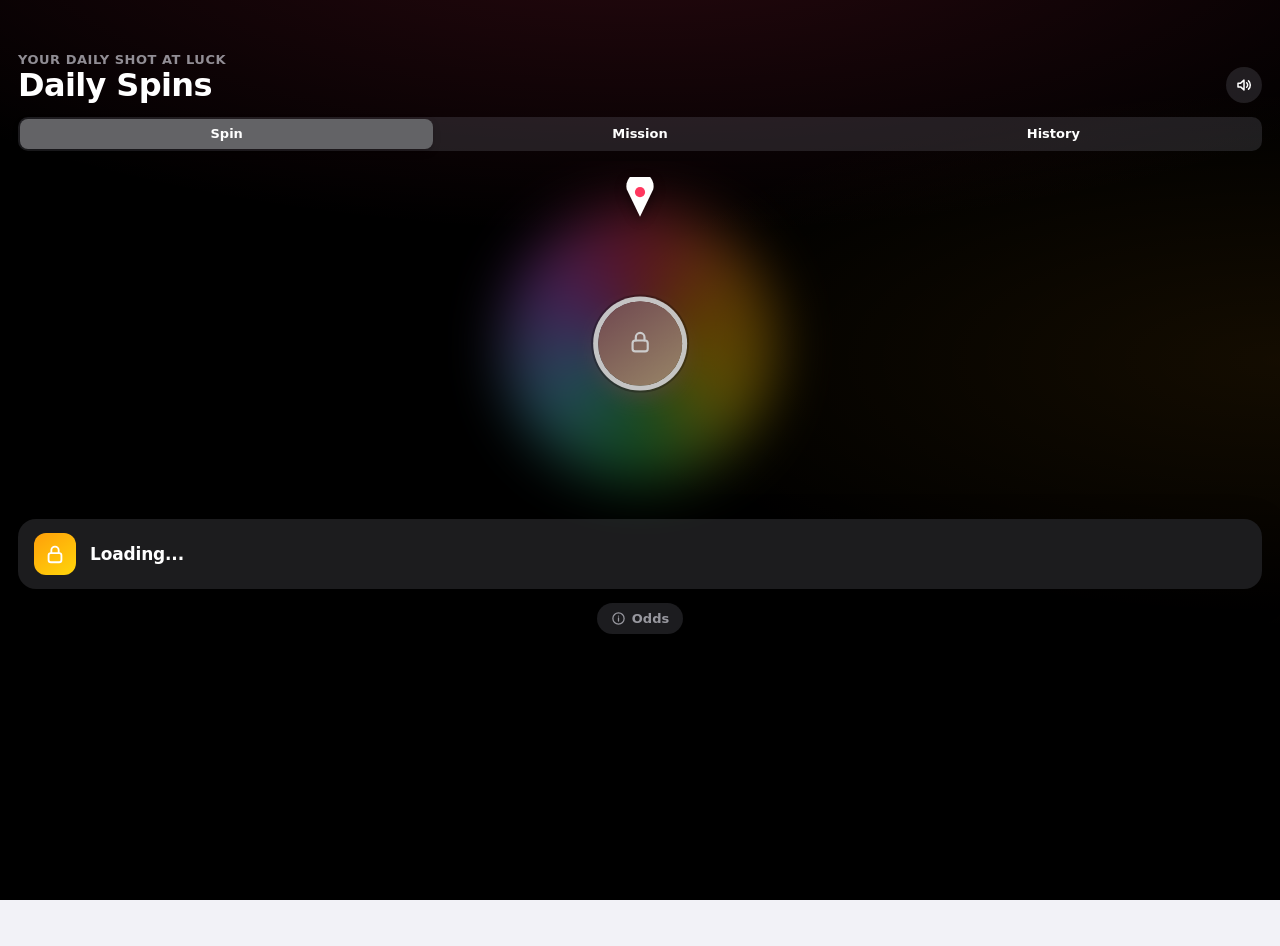
<file: ui/index.html>
<!doctype html>
<html lang="en">
<head>
    <meta charset="utf-8">
    <meta name="viewport" content="width=device-width, initial-scale=1">
    <title>Daily Spins</title>
    <link rel="stylesheet" href="style.css">
</head>
<body class="dark">
    <div id="app" class="app">
        <header class="top">
            <div class="title-row">
                <div>
                    <p class="eyebrow" data-i18n="subtitle">Your daily shot at luck</p>
                    <h1>Daily Spins</h1>
                </div>
                <button id="soundBtn" class="icon-btn" aria-label="Sound"></button>
            </div>
            <nav class="segmented" id="tabs">
                <span class="seg-thumb"></span>
                <button data-tab="spin" class="active" data-i18n="tab_spin">Spin</button>
                <button data-tab="mission"><span data-i18n="tab_mission">Mission</span><i class="badge-dot"></i></button>
                <button data-tab="history" data-i18n="tab_history">History</button>
            </nav>
        </header>

        <main class="views">
            <!-- Wheel -->
            <section class="view active" id="view-spin">
                <div class="wheel-stage" id="wheelStage">
                    <div class="wheel-glow"></div>
                    <div class="pointer" id="pointer">
                        <svg viewBox="0 0 40 48"><path d="M20 46 4.5 14A16 16 0 1 1 35.5 14z"/><circle cx="20" cy="17" r="6"/></svg>
                    </div>
                    <svg id="wheel" class="wheel" viewBox="0 0 300 300" aria-hidden="true"></svg>
                    <button id="spinBtn" class="hub" disabled>
                        <span class="hub-label" id="hubLabel">SPIN</span>
                    </button>
                </div>

                <div class="card status" id="statusCard">
                    <div class="status-icon" id="statusIcon"></div>
                    <div class="status-text">
                        <span class="status-caption" id="statusCaption"></span>
                        <span class="status-value" id="statusValue"></span>
                    </div>
                </div>

                <button class="chip-btn" id="chancesBtn" hidden>
                    <span class="ico" data-icon="info"></span><span data-i18n="chances">Odds</span>
                </button>
            </section>

            <!-- Mission -->
            <section class="view" id="view-mission">
                <div id="missionContent"></div>
            </section>

            <!-- History -->
            <section class="view" id="view-history">
                <div class="stats">
                    <div class="stat"><span class="stat-value" id="statSpins">0</span><span class="stat-label" data-i18n="stats_spins">Spins</span></div>
                    <div class="stat"><span class="stat-value" id="statEarned">$0</span><span class="stat-label" data-i18n="stats_earned">Earned</span></div>
                    <div class="stat"><span class="stat-value" id="statMissions">0</span><span class="stat-label" data-i18n="stats_missions">Missions</span></div>
                </div>
                <div class="card list" id="historyList"></div>
            </section>
        </main>

        <div class="sheet-backdrop" id="sheetBackdrop">
            <div class="sheet" id="sheet"></div>
        </div>
        <div class="toast" id="toast"></div>
        <canvas id="confetti"></canvas>
    </div>

    <script src="sounds.js"></script>
    <script src="app.js"></script>
</body>
</html>
</file>
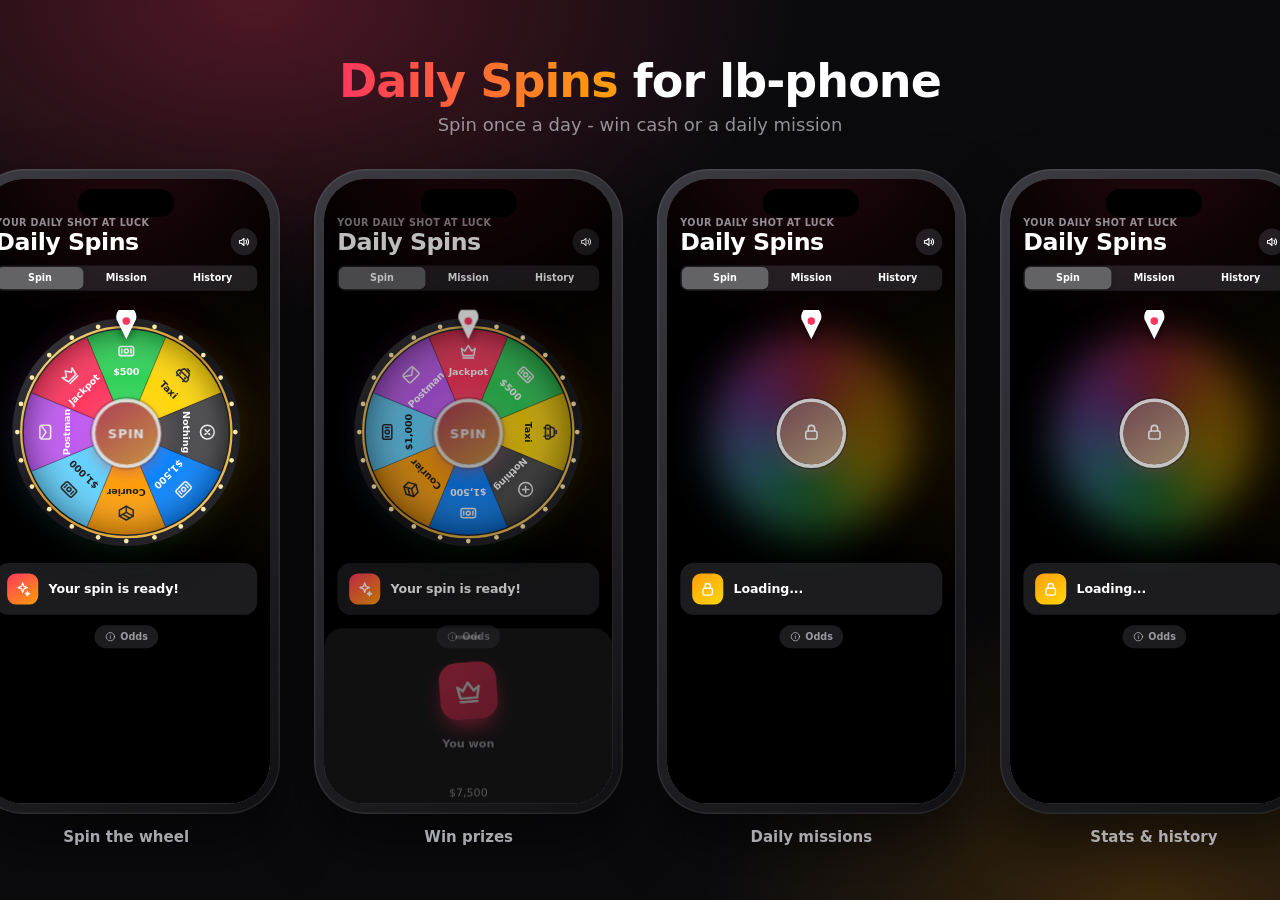
<file: docs/showcase.html>
<!doctype html>
<!--
    Renders the README preview images from the app's demo mode.
    Example (Chrome):
    chrome --headless=new --allow-file-access-from-files --hide-scrollbars --window-size=1800,1060
           --virtual-time-budget=4000 --screenshot=docs/showcase.png docs/showcase.html
    Use ?set=light for the light-mode row.
-->
<html lang="en">
<head>
    <meta charset="utf-8">
    <title>Daily Spins - Showcase</title>
    <style>
        * { box-sizing: border-box; margin: 0; padding: 0; }
        html, body { width: 100%; height: 100%; }
        body {
            font-family: -apple-system, BlinkMacSystemFont, "Segoe UI", Inter, system-ui, sans-serif;
            color: #fff;
            background:
                radial-gradient(60% 50% at 20% 0%, rgba(255, 55, 95, 0.28), transparent 70%),
                radial-gradient(50% 50% at 90% 100%, rgba(255, 159, 10, 0.2), transparent 70%),
                #0b0b0e;
            display: flex; flex-direction: column; align-items: center; justify-content: center;
            gap: 34px;
            overflow: hidden;
        }
        header { text-align: center; }
        h1 { font-size: 46px; font-weight: 900; letter-spacing: -0.02em; }
        h1 span { background: linear-gradient(90deg, #ff375f, #ff9f0a); -webkit-background-clip: text; background-clip: text; color: transparent; }
        header p { margin-top: 6px; font-size: 18px; color: rgba(235, 235, 245, 0.6); }
        .row { display: flex; gap: 34px; }
        figure { display: flex; flex-direction: column; align-items: center; gap: 14px; }
        .phone {
            width: calc(390px * var(--s) + 20px);
            height: calc(844px * var(--s) + 20px);
            padding: 10px;
            border-radius: 52px;
            background: linear-gradient(145deg, #3a3a40, #121215);
            box-shadow: 0 30px 60px rgba(0, 0, 0, 0.55), inset 0 0 0 1.5px rgba(255, 255, 255, 0.08);
        }
        .screen {
            position: relative;
            width: calc(390px * var(--s));
            height: calc(844px * var(--s));
            border-radius: 42px;
            overflow: hidden;
            background: #000;
        }
        .screen iframe {
            width: 390px; height: 844px; border: 0;
            transform: scale(var(--s)); transform-origin: 0 0;
        }
        .island {
            position: absolute; z-index: 2; top: 10px; left: 50%;
            width: 96px; height: 28px; margin-left: -48px;
            border-radius: 20px; background: #000;
        }
        figcaption { font-size: 15px; font-weight: 600; color: rgba(235, 235, 245, 0.7); }
    </style>
</head>
<body style="--s: 0.74">
    <header>
        <h1><span>Daily Spins</span> for lb-phone</h1>
        <p>Spin once a day - win cash or a daily mission</p>
    </header>
    <div class="row" id="row"></div>
    <script>
        const sets = {
            dark: [
                ['view=spin', 'Spin the wheel'],
                ['view=spin&result=jackpot', 'Win prizes'],
                ['view=mission', 'Daily missions'],
                ['view=history', 'Stats & history'],
            ],
            light: [
                ['view=spin&cooldown=1&theme=light', 'Daily cooldown'],
                ['view=spin&result=mission&theme=light', 'Mission prize'],
                ['view=mission&theme=light', 'Light mode'],
                ['view=history&theme=light', 'Follows the phone theme'],
            ],
        };
        const set = new URLSearchParams(location.search).get('set') || 'dark';
        document.getElementById('row').innerHTML = sets[set].map(([query, caption]) => `
            <figure>
                <div class="phone"><div class="screen"><div class="island"></div>
                    <iframe src="../ui/index.html?${query}&still=1"></iframe>
                </div></div>
                <figcaption>${caption}</figcaption>
            </figure>`).join('');
    </script>
</body>
</html>
</file>
<file: ui/style.css>
:root {
    --base: #f2f2f7;
    --surface: #ffffff;
    --elevated: #ffffff;
    --control: rgba(118, 118, 128, 0.12);
    --label: #000000;
    --label-2: rgba(60, 60, 67, 0.6);
    --label-3: rgba(60, 60, 67, 0.3);
    --hairline: rgba(60, 60, 67, 0.16);
    --thumb: #ffffff;
    --rim-1: #2c2c30;
    --rim-2: #0e0e10;
    --green: #34c759;
    --red: #ff3b30;
    --orange: #ff9500;
    --blue: #007aff;
    --accent-1: #ff375f;
    --accent-2: #ff9f0a;
    --shadow: 0 8px 30px rgba(0, 0, 0, 0.08);
    --font: -apple-system, BlinkMacSystemFont, "SF Pro Display", "SF Pro Text", "Inter", "Segoe UI", system-ui, sans-serif;
    --safe-top: 52px;
    --safe-bottom: 30px;
}

.dark {
    --base: #000000;
    --surface: #1c1c1e;
    --elevated: #2c2c2e;
    --control: rgba(118, 118, 128, 0.24);
    --label: #ffffff;
    --label-2: rgba(235, 235, 245, 0.6);
    --label-3: rgba(235, 235, 245, 0.3);
    --hairline: rgba(84, 84, 88, 0.6);
    --thumb: #636366;
    --green: #30d158;
    --red: #ff453a;
    --orange: #ff9f0a;
    --blue: #0a84ff;
    --shadow: 0 8px 30px rgba(0, 0, 0, 0.4);
}

* { box-sizing: border-box; margin: 0; padding: 0; -webkit-tap-highlight-color: transparent; }

html, body {
    width: 100%;
    height: 100%;
    overflow: hidden;
    background: var(--base);
    color: var(--label);
    font-family: var(--font);
    -webkit-font-smoothing: antialiased;
    user-select: none;
}

button { font: inherit; color: inherit; background: none; border: 0; cursor: pointer; }
button:disabled { cursor: default; }

.app {
    position: relative;
    display: flex;
    flex-direction: column;
    height: 100%;
    background:
        radial-gradient(120% 60% at 50% -10%, rgba(255, 55, 95, 0.16), transparent 60%),
        radial-gradient(90% 50% at 100% 40%, rgba(255, 159, 10, 0.08), transparent 60%),
        var(--base);
}

.ico { display: inline-flex; width: 1em; height: 1em; }
.ico svg, .svg-ico { width: 100%; height: 100%; fill: none; stroke: currentColor; stroke-width: 2; stroke-linecap: round; stroke-linejoin: round; }

/* Header */
.top { padding: var(--safe-top) 18px 10px; flex-shrink: 0; }
.title-row { display: flex; align-items: flex-end; justify-content: space-between; margin-bottom: 14px; }
.eyebrow { font-size: 13px; font-weight: 600; color: var(--label-2); text-transform: uppercase; letter-spacing: 0.04em; margin-bottom: 2px; }
h1 { font-size: 32px; font-weight: 800; letter-spacing: -0.02em; line-height: 1.05; }

.icon-btn {
    width: 36px; height: 36px; border-radius: 50%;
    display: grid; place-items: center;
    background: var(--control);
    color: var(--label);
    transition: transform 0.15s ease, background 0.2s ease;
}
.icon-btn:active { transform: scale(0.9); }
.icon-btn svg { width: 18px; height: 18px; }

.segmented {
    position: relative;
    display: grid;
    grid-template-columns: repeat(3, 1fr);
    background: var(--control);
    border-radius: 10px;
    padding: 2px;
}
.segmented button {
    position: relative; z-index: 1;
    height: 30px;
    font-size: 13px; font-weight: 600;
    color: var(--label);
    display: flex; align-items: center; justify-content: center; gap: 6px;
}
.seg-thumb {
    position: absolute; z-index: 0;
    top: 2px; left: 2px; bottom: 2px;
    width: calc((100% - 4px) / 3);
    border-radius: 8px;
    background: var(--thumb);
    box-shadow: 0 3px 8px rgba(0, 0, 0, 0.12), 0 3px 1px rgba(0, 0, 0, 0.04);
    transition: transform 0.32s cubic-bezier(0.3, 0.9, 0.3, 1);
}
.badge-dot { width: 7px; height: 7px; border-radius: 50%; background: var(--accent-1); display: none; box-shadow: 0 0 8px var(--accent-1); }
.has-mission .badge-dot { display: inline-block; }

/* Views */
.views { position: relative; flex: 1; overflow: hidden; }
.view {
    position: absolute; inset: 0;
    overflow-y: auto;
    padding: 8px 18px var(--safe-bottom);
    opacity: 0; transform: translateX(16px);
    pointer-events: none;
    transition: opacity 0.25s ease, transform 0.3s cubic-bezier(0.3, 0.9, 0.3, 1);
    scrollbar-width: none;
}
.view::-webkit-scrollbar { display: none; }
.view.active { opacity: 1; transform: none; pointer-events: auto; }

.card {
    background: var(--surface);
    border-radius: 18px;
    box-shadow: var(--shadow);
}

/* Wheel */
.wheel-stage {
    position: relative;
    width: min(100%, 310px);
    aspect-ratio: 1;
    margin: 18px auto 18px;
}
.wheel-glow {
    position: absolute; inset: 6%;
    border-radius: 50%;
    background: conic-gradient(from 0deg, #ff375f, #ff9f0a, #ffd60a, #30d158, #64d2ff, #bf5af2, #ff375f);
    filter: blur(28px);
    opacity: 0.35;
    animation: glow-spin 12s linear infinite;
}
.spinning .wheel-glow { opacity: 0.6; animation-duration: 2s; }
@keyframes glow-spin { to { transform: rotate(360deg); } }

.wheel { position: relative; width: 100%; height: 100%; filter: drop-shadow(0 14px 26px rgba(0, 0, 0, 0.35)); }
.wheel .slice-label { font-family: var(--font); font-weight: 800; font-size: 12.5px; letter-spacing: -0.01em; }
.wheel .led { fill: #ffe9a8; transition: fill 0.2s ease; }
.wheel .led.off { fill: #5a4a2a; }
.wheel .led.on { fill: #fff5c9; filter: drop-shadow(0 0 3px #ffd60a); }

.pointer {
    position: absolute; z-index: 3;
    top: -10px; left: 50%;
    width: 34px; height: 42px;
    margin-left: -17px;
    transform-origin: 50% 30%;
    filter: drop-shadow(0 4px 6px rgba(0, 0, 0, 0.45));
}
.pointer svg { width: 100%; height: 100%; }
.pointer path { fill: #ffffff; }
.pointer circle { fill: var(--accent-1); }
.pointer.flick { animation: flick 0.14s ease-out; }
@keyframes flick { 0% { transform: rotate(0); } 40% { transform: rotate(-16deg); } 100% { transform: rotate(0); } }

.hub {
    position: absolute; z-index: 2;
    top: 50%; left: 50%;
    width: 27%; height: 27%;
    transform: translate(-50%, -50%);
    border-radius: 50%;
    background: linear-gradient(145deg, var(--accent-1), var(--accent-2));
    box-shadow:
        0 0 0 5px rgba(255, 255, 255, 0.95),
        0 0 0 7px rgba(0, 0, 0, 0.25),
        0 10px 24px rgba(255, 55, 95, 0.55);
    color: #fff;
    display: grid; place-items: center;
    transition: transform 0.18s ease, filter 0.3s ease, box-shadow 0.3s ease;
}
.hub-label { font-size: 17px; font-weight: 900; letter-spacing: 0.06em; text-shadow: 0 1px 2px rgba(0, 0, 0, 0.25); }
.hub svg { width: 26px; height: 26px; }
.hub:not(:disabled):active { transform: translate(-50%, -50%) scale(0.92); }
.hub.ready { animation: hub-pulse 1.8s ease-in-out infinite; }
.hub:disabled { filter: saturate(0.25) brightness(0.8); }
.spinning .hub:disabled { filter: none; }
@keyframes hub-pulse {
    0%, 100% { box-shadow: 0 0 0 5px rgba(255, 255, 255, 0.95), 0 0 0 7px rgba(0, 0, 0, 0.25), 0 10px 24px rgba(255, 55, 95, 0.55); }
    50% { box-shadow: 0 0 0 5px rgba(255, 255, 255, 0.95), 0 0 0 7px rgba(0, 0, 0, 0.25), 0 0 0 16px rgba(255, 55, 95, 0.18), 0 10px 34px rgba(255, 55, 95, 0.8); }
}

/* Status */
.status {
    display: flex; align-items: center; gap: 14px;
    padding: 14px 16px;
}
.status-icon {
    flex-shrink: 0;
    width: 42px; height: 42px; border-radius: 12px;
    display: grid; place-items: center;
    color: #fff;
    background: linear-gradient(145deg, #5e5ce6, #0a84ff);
}
.status-icon svg { width: 22px; height: 22px; }
.status.is-ready .status-icon { background: linear-gradient(145deg, var(--accent-1), var(--accent-2)); }
.status.is-locked .status-icon { background: linear-gradient(145deg, #ff9f0a, #ffd60a); }
.status-text { display: flex; flex-direction: column; min-width: 0; }
.status-caption { font-size: 13px; color: var(--label-2); font-weight: 500; }
.status-value { font-size: 22px; font-weight: 800; letter-spacing: -0.01em; font-variant-numeric: tabular-nums; }
.status.is-ready .status-value, .status.is-locked .status-value { font-size: 17px; }

.chip-btn {
    display: flex; align-items: center; gap: 6px;
    margin: 14px auto 0;
    padding: 8px 14px;
    border-radius: 999px;
    background: var(--control);
    font-size: 13px; font-weight: 600;
    color: var(--label-2);
}
.chip-btn .ico { width: 15px; height: 15px; }

/* Mission */
.mission-hero {
    position: relative;
    overflow: hidden;
    border-radius: 22px;
    padding: 18px;
    color: #fff;
    background: linear-gradient(150deg, var(--m1), var(--m2));
    box-shadow: 0 14px 30px -10px var(--m1);
}
.mission-hero::after {
    content: ""; position: absolute;
    width: 220px; height: 220px; right: -70px; top: -90px;
    border-radius: 50%;
    background: rgba(255, 255, 255, 0.14);
}
.mission-hero .hero-icon {
    width: 50px; height: 50px; border-radius: 15px;
    display: grid; place-items: center;
    background: rgba(255, 255, 255, 0.22);
    backdrop-filter: blur(6px);
    margin-bottom: 14px;
}
.mission-hero .hero-icon svg { width: 28px; height: 28px; }
.mission-hero h2 { font-size: 24px; font-weight: 800; letter-spacing: -0.01em; }
.mission-hero p { font-size: 14px; opacity: 0.88; margin-top: 4px; line-height: 1.35; position: relative; z-index: 1; }
.hero-chips { display: flex; gap: 8px; margin-top: 14px; position: relative; z-index: 1; flex-wrap: wrap; }
.hero-chip {
    display: flex; align-items: center; gap: 6px;
    padding: 6px 10px;
    border-radius: 999px;
    background: rgba(0, 0, 0, 0.22);
    font-size: 13px; font-weight: 700;
    font-variant-numeric: tabular-nums;
}
.hero-chip svg { width: 14px; height: 14px; }

.section-title { font-size: 13px; font-weight: 600; color: var(--label-2); text-transform: uppercase; letter-spacing: 0.04em; margin: 20px 4px 8px; }

.steps { padding: 6px 16px; }
.step { position: relative; display: flex; align-items: center; gap: 12px; padding: 11px 0; }
.step + .step { border-top: 0.5px solid var(--hairline); }
.step-dot {
    flex-shrink: 0;
    width: 26px; height: 26px; border-radius: 50%;
    display: grid; place-items: center;
    font-size: 12px; font-weight: 800;
    background: var(--control);
    color: var(--label-2);
}
.step-dot svg { width: 15px; height: 15px; stroke-width: 3; }
.step.done .step-dot { background: var(--green); color: #fff; }
.step.done .step-label { color: var(--label-2); text-decoration: line-through; text-decoration-color: var(--label-3); }
.step.current .step-dot { background: linear-gradient(145deg, var(--accent-1), var(--accent-2)); color: #fff; animation: dot-pulse 1.6s ease-in-out infinite; }
.step.current .step-label { font-weight: 700; }
.step-label { font-size: 15px; line-height: 1.3; }
@keyframes dot-pulse { 0%, 100% { box-shadow: 0 0 0 0 rgba(255, 55, 95, 0.5); } 50% { box-shadow: 0 0 0 7px rgba(255, 55, 95, 0); } }

.actions { display: grid; grid-template-columns: 1fr; gap: 10px; margin-top: 18px; }
.btn {
    height: 50px; border-radius: 14px;
    font-size: 16px; font-weight: 700;
    display: flex; align-items: center; justify-content: center; gap: 8px;
    transition: transform 0.15s ease, opacity 0.2s ease;
}
.btn:active { transform: scale(0.97); }
.btn svg { width: 18px; height: 18px; }
.btn-primary { color: #fff; background: linear-gradient(145deg, var(--accent-1), var(--accent-2)); box-shadow: 0 10px 22px -8px rgba(255, 55, 95, 0.7); }
.btn-plain { background: var(--surface); color: var(--blue); }
.btn-danger { background: var(--surface); color: var(--red); }

.empty-state { text-align: center; padding: 50px 24px 20px; }
.empty-icon {
    width: 76px; height: 76px; margin: 0 auto 18px;
    border-radius: 24px;
    display: grid; place-items: center;
    background: var(--surface);
    color: var(--label-3);
    box-shadow: var(--shadow);
}
.empty-icon svg { width: 38px; height: 38px; }
.empty-state h3 { font-size: 20px; font-weight: 800; }
.empty-state p { margin-top: 6px; font-size: 15px; color: var(--label-2); line-height: 1.4; }

/* History */
.stats { display: grid; grid-template-columns: repeat(3, 1fr); gap: 10px; margin: 8px 0 18px; }
.stat {
    background: var(--surface);
    border-radius: 16px;
    padding: 14px 8px 12px;
    text-align: center;
    box-shadow: var(--shadow);
    display: flex; flex-direction: column; gap: 2px;
}
.stat-value { font-size: 20px; font-weight: 800; letter-spacing: -0.02em; font-variant-numeric: tabular-nums; white-space: nowrap; overflow: hidden; text-overflow: ellipsis; }
.stat-label { font-size: 12px; color: var(--label-2); font-weight: 600; }
.stat:nth-child(2) .stat-value { color: var(--green); }

.list { padding: 0 14px; }
.row { display: flex; align-items: center; gap: 12px; padding: 11px 0; }
.row + .row { border-top: 0.5px solid var(--hairline); }
.row-icon { flex-shrink: 0; width: 36px; height: 36px; border-radius: 10px; display: grid; place-items: center; color: #fff; }
.row-icon svg { width: 19px; height: 19px; }
.row-main { flex: 1; min-width: 0; display: flex; flex-direction: column; }
.row-title { font-size: 15px; font-weight: 600; white-space: nowrap; overflow: hidden; text-overflow: ellipsis; }
.row-sub { font-size: 13px; color: var(--label-2); }
.row-amount { font-size: 15px; font-weight: 700; font-variant-numeric: tabular-nums; }
.row-amount.plus { color: var(--green); }
.list-empty { padding: 26px 0; text-align: center; color: var(--label-2); font-size: 15px; }

/* Sheet */
.sheet-backdrop {
    position: absolute; inset: 0; z-index: 20;
    display: flex; align-items: flex-end;
    background: rgba(0, 0, 0, 0.45);
    opacity: 0; pointer-events: none;
    transition: opacity 0.25s ease;
}
.sheet-backdrop.open { opacity: 1; pointer-events: auto; }
.sheet {
    width: 100%;
    background: var(--base);
    border-radius: 26px 26px 0 0;
    padding: 10px 18px calc(var(--safe-bottom) + 6px);
    transform: translateY(100%);
    transition: transform 0.4s cubic-bezier(0.25, 1, 0.3, 1);
    max-height: 88%;
    overflow-y: auto;
}
.dark .sheet { background: #1c1c1e; }
.open .sheet { transform: none; }
.sheet-grabber { width: 36px; height: 5px; border-radius: 3px; background: var(--label-3); margin: 0 auto 14px; }
.sheet h3 { font-size: 20px; font-weight: 800; text-align: center; }
.sheet .sheet-text { font-size: 15px; color: var(--label-2); text-align: center; margin-top: 6px; line-height: 1.4; }

.result { text-align: center; padding: 6px 0 4px; }
.result-badge {
    width: 92px; height: 92px; margin: 4px auto 16px;
    border-radius: 28px;
    display: grid; place-items: center;
    color: #fff;
    background: linear-gradient(145deg, var(--r1), var(--r2));
    box-shadow: 0 16px 34px -10px var(--r1);
    animation: pop 0.6s cubic-bezier(0.2, 1.6, 0.4, 1) both;
}
.result-badge svg { width: 46px; height: 46px; }
.result-caption { font-size: 15px; color: var(--label-2); font-weight: 600; }
.result-title { font-size: 34px; font-weight: 900; letter-spacing: -0.02em; margin-top: 2px; animation: rise 0.5s 0.1s ease both; }
.result-title.jackpot {
    background: linear-gradient(90deg, #ff375f, #ff9f0a, #ffd60a, #ff9f0a, #ff375f);
    background-size: 200% auto;
    -webkit-background-clip: text; background-clip: text;
    color: transparent;
    animation: rise 0.5s 0.1s ease both, shine 2s linear infinite;
}
.result .sheet-text { margin-bottom: 20px; }
@keyframes pop { 0% { transform: scale(0.3) rotate(-20deg); opacity: 0; } 100% { transform: none; opacity: 1; } }
@keyframes rise { from { transform: translateY(10px); opacity: 0; } to { transform: none; opacity: 1; } }
@keyframes shine { to { background-position: 200% center; } }

.odds { margin-top: 16px; padding: 0 14px; }
.odds .row-icon { width: 30px; height: 30px; border-radius: 9px; }
.odds .row-icon svg { width: 16px; height: 16px; }
.odds-bar { height: 4px; border-radius: 2px; background: var(--control); margin-top: 5px; overflow: hidden; }
.odds-bar span { display: block; height: 100%; border-radius: 2px; }

.sheet .actions { margin-top: 18px; }

/* Toast */
.toast {
    position: absolute; z-index: 30;
    left: 50%; top: calc(var(--safe-top) - 6px);
    transform: translate(-50%, -24px);
    max-width: calc(100% - 36px);
    padding: 10px 16px;
    border-radius: 999px;
    background: rgba(40, 40, 45, 0.92);
    backdrop-filter: blur(12px);
    color: #fff;
    font-size: 14px; font-weight: 600;
    text-align: center;
    opacity: 0; pointer-events: none;
    transition: opacity 0.25s ease, transform 0.35s cubic-bezier(0.3, 1.4, 0.4, 1);
}
.toast.show { opacity: 1; transform: translate(-50%, 0); }
.toast.error { background: rgba(255, 69, 58, 0.95); }

#confetti { position: absolute; inset: 0; z-index: 25; pointer-events: none; width: 100%; height: 100%; }
</file>
